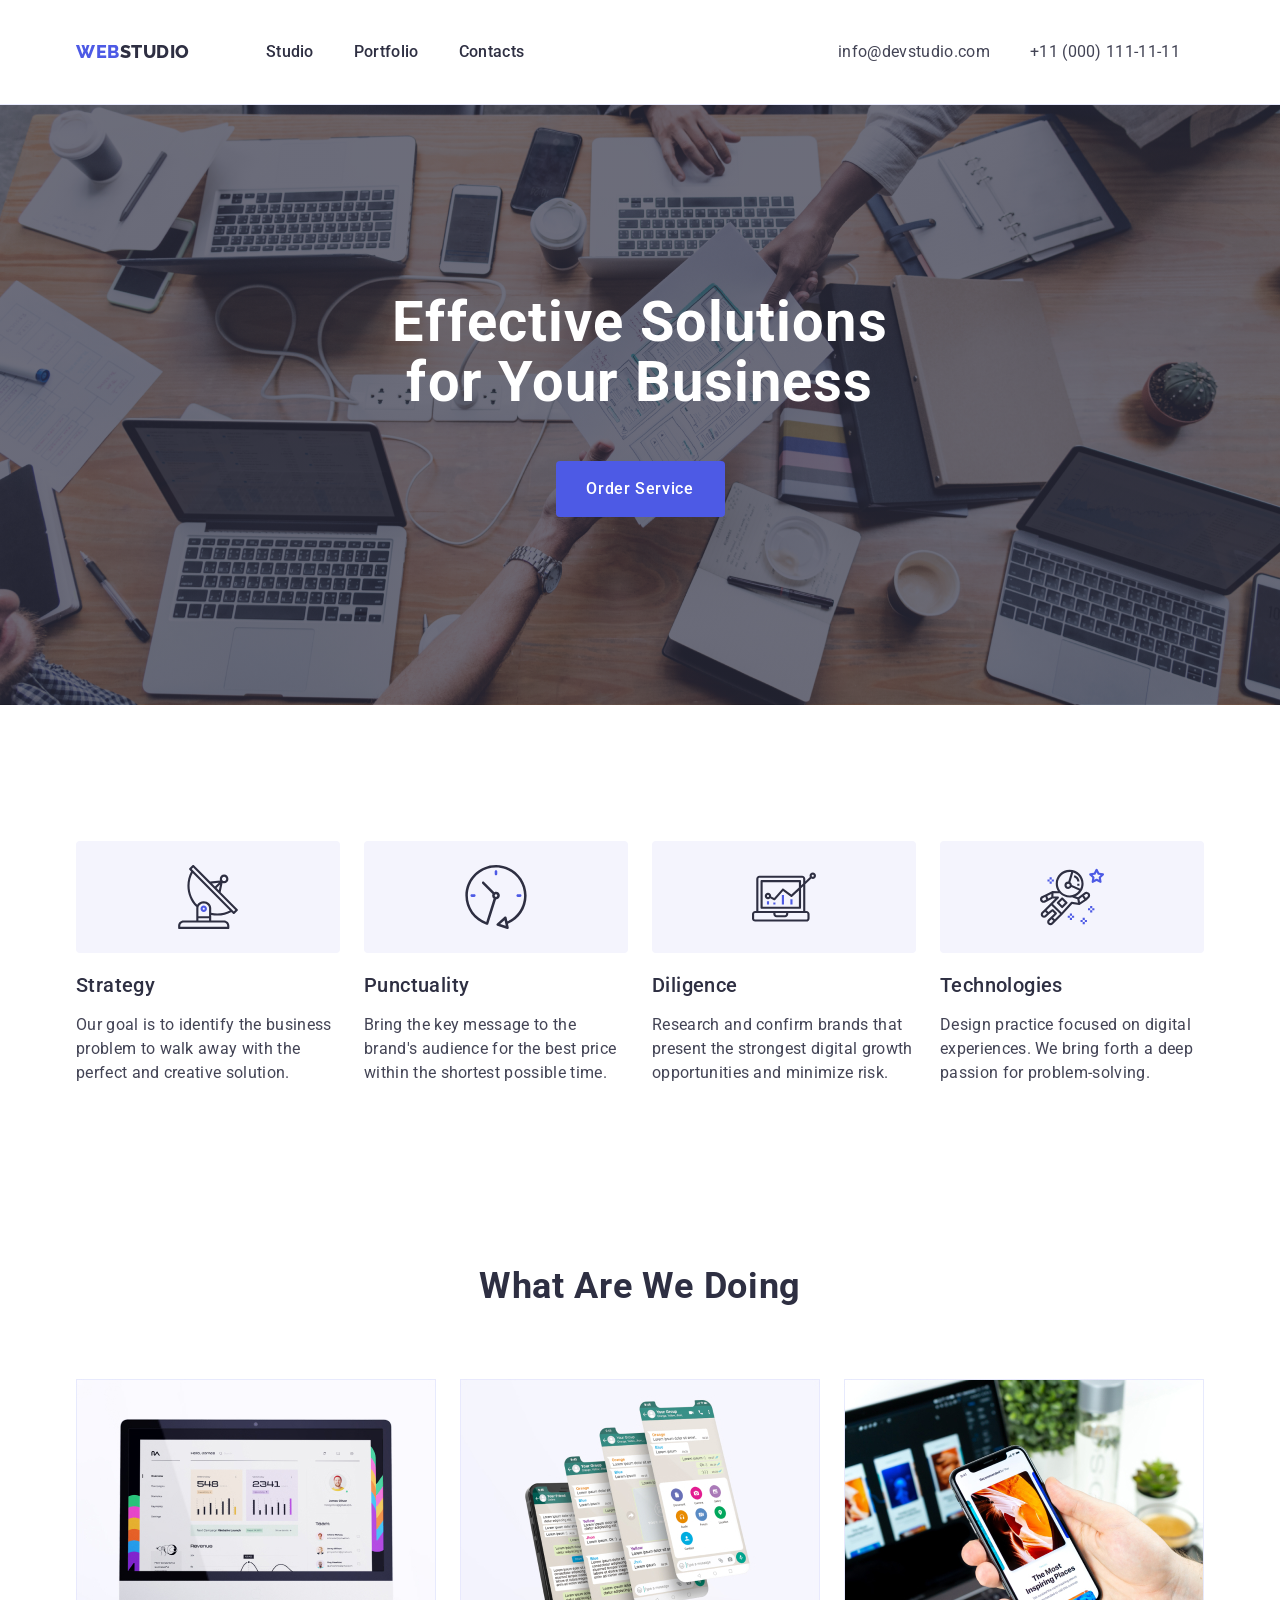
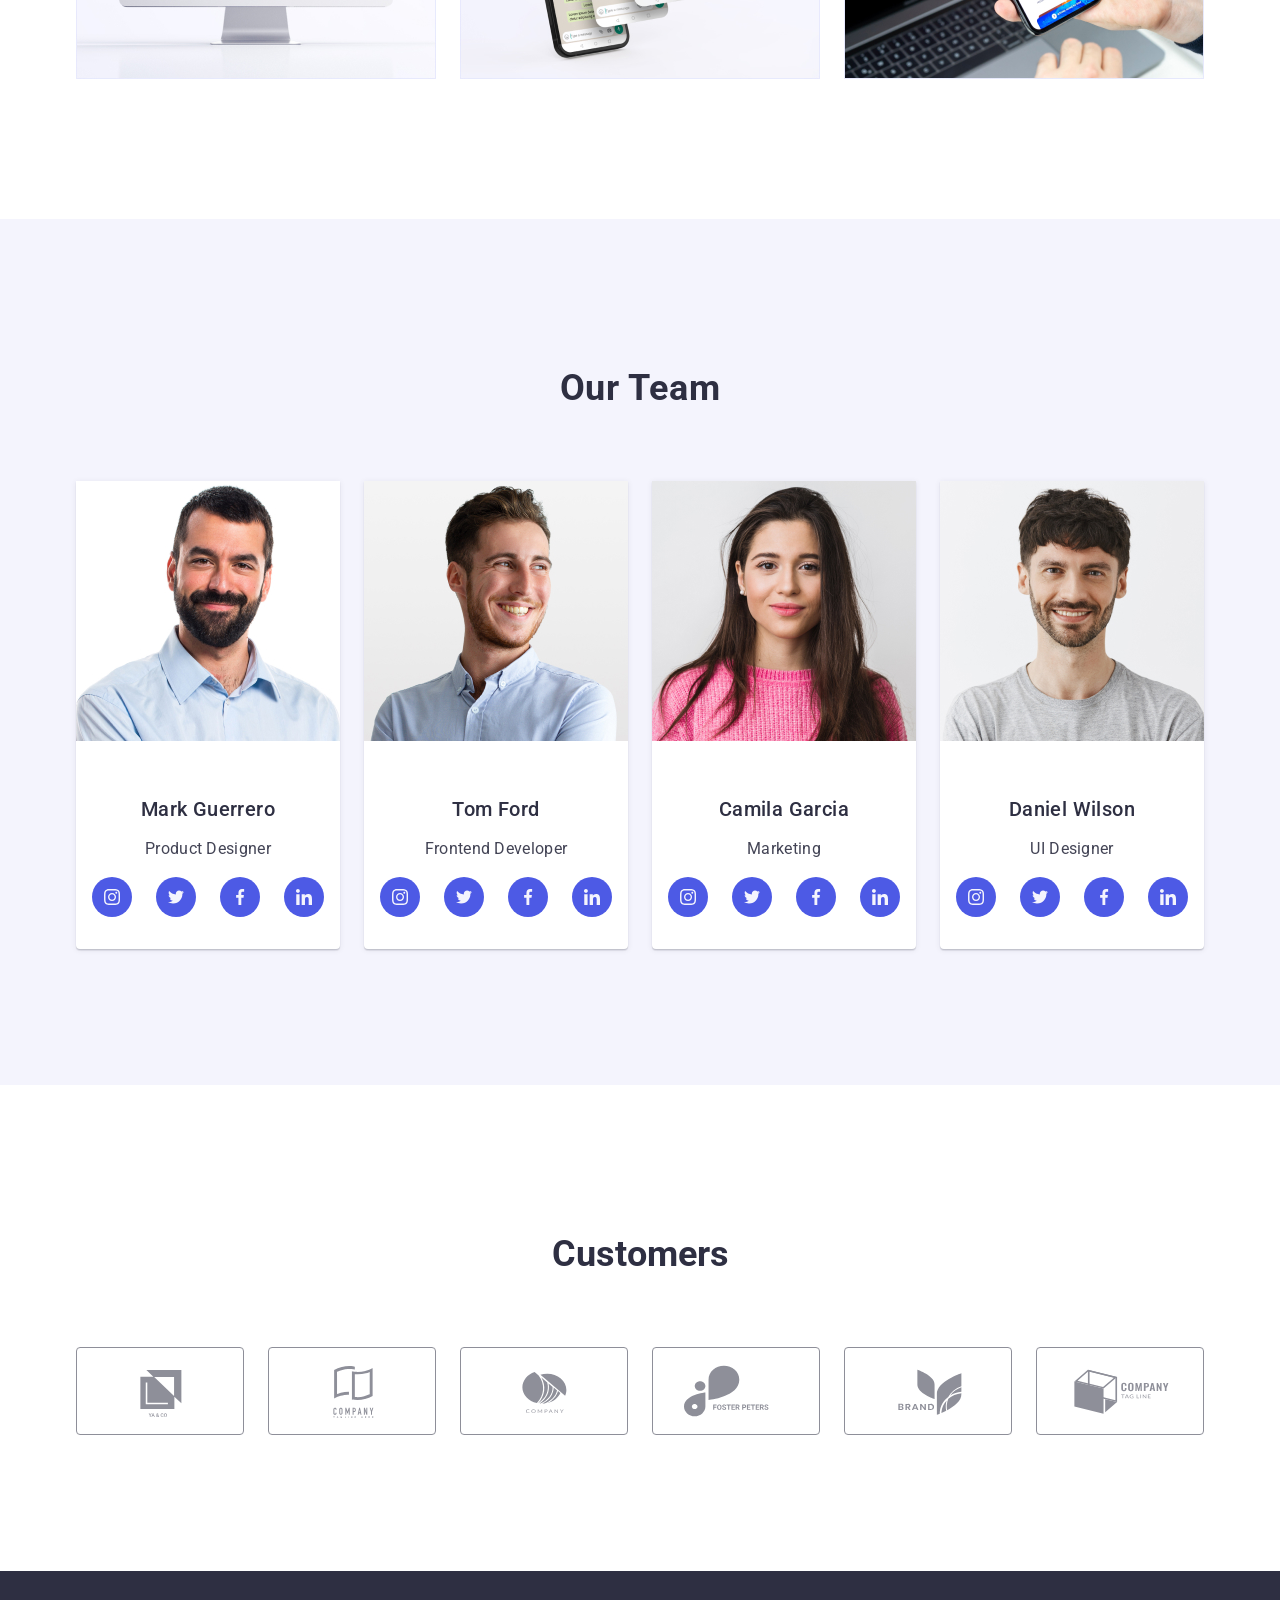
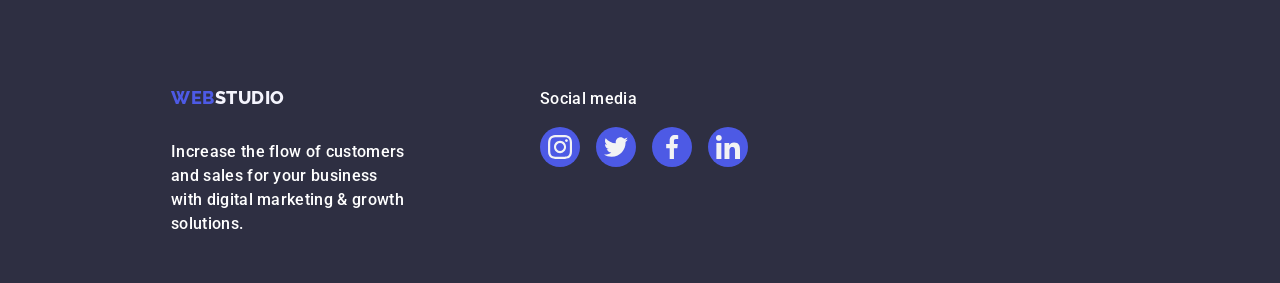
<file: index.html>
<!DOCTYPE html>
<html lang="en">
  <head>
    <meta charset="UTF-8" />
    <meta name="viewport" content="width=device-width, initial-scale=1.0" />
    <link
      rel="stylesheet"
      href="https://cdnjs.cloudflare.com/ajax/libs/modern-normalize/2.0.0/modern-normalize.min.css"
      integrity="sha512-4xo8blKMVCiXpTaLzQSLSw3KFOVPWhm/TRtuPVc4WG6kUgjH6J03IBuG7JZPkcWMxJ5huwaBpOpnwYElP/m6wg=="
      crossorigin="anonymous"
      referrerpolicy="no-referrer"
    />
    <link rel="preconnect" href="https://fonts.googleapis.com" />
    <link rel="preconnect" href="https://fonts.gstatic.com" crossorigin />
    <link
      href="https://fonts.googleapis.com/css2?family=Raleway:wght@700&family=Roboto:wght@400;500;700;900&display=swap"
      rel="stylesheet"
    />
    <link rel="stylesheet" href="./css/styles.css" />
    <title>Studio</title>
  </head>
  <body>
    <!-- Header -->
    <header class="main-header">
      <div class="div-class container">
        <nav class="nav-nav">
          <a href="./index.html" class="logo link"
            >Web<span class="logo-span">Studio</span></a
          >
          <ul class="nav-bar list">
            <li><a href="./index.html" class="tab-bar link">Studio</a></li>
            <li>
              <a href="./portfolio.html" class="tab-bar link">Portfolio</a>
            </li>
            <li><a href="" class="tab-bar link">Contacts</a></li>
          </ul>
        </nav>
        <address class="address-bar">
          <ul class="list list-class">
            <li>
              <a href="mailto:info@devstudio.com" class="address-elm link"
                >info@devstudio.com</a
              >
            </li>
            <li>
              <a href="tel:+110001111111" class="address-elm link">
                +11 (000) 111-11-11</a
              >
            </li>
          </ul>
        </address>
      </div>
    </header>
    <main>
      <!--Section 1-->
      <section class="hero-section styling">
        <div class="container">
          <h1 class="hero-title">Effective Solutions for Your Business</h1>
          <button type="button" class="hero-button">Order Service</button>
        </div>
      </section>
      <!--Section 2-->
      <section class="how-to-do-it">
        <div class="container">
          <h2 class="visually-hidden">How we do it</h2>
          <ul class="list best-list">
            <li class="best-list-elm">
              <div class="icons">
                <svg width="64" height="64">
                  <use href="./images/icons.svg#antennalogo"></use>
                </svg>
              </div>
              <h3 class="joker joker-plus">Strategy</h3>
              <p class="the-joker">
                Our goal is to identify the business problem to walk away with
                the perfect and creative solution.
              </p>
            </li>
            <li class="best-list-elm">
              <div class="icons">
                <svg width="64" height="64">
                  <use href="./images/icons.svg#clocklogo"></use>
                </svg>
              </div>
              <h3 class="joker joker-plus">Punctuality</h3>
              <p class="the-joker">
                Bring the key message to the brand's audience for the best price
                within the shortest possible time.
              </p>
            </li>
            <li class="best-list-elm">
              <div class="icons">
                <svg width="64" height="64">
                  <use href="./images/icons.svg#diagramlogo"></use>
                </svg>
              </div>
              <h3 class="joker joker-plus">Diligence</h3>
              <p class="the-joker">
                Research and confirm brands that present the strongest digital
                growth opportunities and minimize risk.
              </p>
            </li>
            <li class="best-list-elm">
              <div class="icons">
                <svg width="64" height="64">
                  <use href="./images/icons.svg#astronautlogo"></use>
                </svg>
              </div>
              <h3 class="joker joker-plus">Technologies</h3>
              <p class="the-joker">
                Design practice focused on digital experiences. We bring forth a
                deep passion for problem-solving.
              </p>
            </li>
          </ul>
        </div>
      </section>
      <!--Section 3-->
      <section class="what-we-do">
        <div class="container">
          <h2 class="team-and-job">What are we doing</h2>
          <ul class="list what-we-do-list">
            <li class="examples">
              <img src="./images/img1.jpg" alt="photo monitor" width="360" />
            </li>
            <li class="examples">
              <img src="./images/img2.jpg" alt="phone screens" width="360" />
            </li>
            <li class="examples">
              <img src="./images/img3.jpg" alt="photo laptop" width="360" />
            </li>
          </ul>
        </div>
      </section>
      <!--Section 4-->
      <section class="our-team">
        <div class="container">
          <h2 class="team-and-job">Our Team</h2>
          <ul class="list our-team-list">
            <li class="employee-list">
              <img src="./images/photo1.jpg" alt="employee photo" width="264" />
              <div class="about-employee">
                <h3 class="joker">Mark Guerrero</h3>
                <p class="the-joker plus">Product Designer</p>
                <ul class="media-employee">
                  <li class="list-team-svg">
                    <a class="link-media" href="">
                      <svg class="svg-media" width="16" height="16">
                        <use href="./images/icons.svg#logoinstagram"></use>
                      </svg>
                    </a>
                  </li>
                  <li class="list-team-svg">
                    <a class="link-media" href="">
                      <svg class="svg-media" width="16" height="16">
                        <use href="./images/icons.svg#logotwitter"></use>
                      </svg>
                    </a>
                  </li>
                  <li class="list-team-svg">
                    <a class="link-media" href="">
                      <svg class="svg-media" width="16" height="16">
                        <use href="./images/icons.svg#logofacebook"></use>
                      </svg>
                    </a>
                  </li>
                  <li class="list-team-svg">
                    <a class="link-media" href="">
                      <svg class="svg-media" width="16" height="16">
                        <use href="./images/icons.svg#logolinkedin"></use>
                      </svg>
                    </a>
                  </li>
                </ul>
              </div>
            </li>
            <li class="employee-list">
              <img src="./images/photo2.jpg" alt="employee photo" width="264" />
              <div class="about-employee">
                <h3 class="joker">Tom Ford</h3>
                <p class="the-joker plus">Frontend Developer</p>
                <ul class="media-employee">
                  <li class="list-team-svg">
                    <a class="link-media" href="">
                      <svg class="svg-media" width="16" height="16">
                        <use href="./images/icons.svg#logoinstagram"></use>
                      </svg>
                    </a>
                  </li>
                  <li class="list-team-svg">
                    <a class="link-media" href="">
                      <svg class="svg-media" width="16" height="16">
                        <use href="./images/icons.svg#logotwitter"></use>
                      </svg>
                    </a>
                  </li>
                  <li class="list-team-svg">
                    <a class="link-media" href="">
                      <svg class="svg-media" width="16" height="16">
                        <use href="./images/icons.svg#logofacebook"></use>
                      </svg>
                    </a>
                  </li>
                  <li class="list-team-svg">
                    <a class="link-media" href="">
                      <svg class="svg-media" width="16" height="16">
                        <use href="./images/icons.svg#logolinkedin"></use>
                      </svg>
                    </a>
                  </li>
                </ul>
              </div>
            </li>
            <li class="employee-list">
              <img src="./images/photo3.jpg" alt="employee photo" width="264" />
              <div class="about-employee">
                <h3 class="joker">Camila Garcia</h3>
                <p class="the-joker plus">Marketing</p>
                <ul class="media-employee">
                  <li class="list-team-svg">
                    <a class="link-media" href="">
                      <svg class="svg-media" width="16" height="16">
                        <use href="./images/icons.svg#logoinstagram"></use>
                      </svg>
                    </a>
                  </li>
                  <li class="list-team-svg">
                    <a class="link-media" href="">
                      <svg class="svg-media" width="16" height="16">
                        <use href="./images/icons.svg#logotwitter"></use>
                      </svg>
                    </a>
                  </li>
                  <li class="list-team-svg">
                    <a class="link-media" href="">
                      <svg class="svg-media" width="16" height="16">
                        <use href="./images/icons.svg#logofacebook"></use>
                      </svg>
                    </a>
                  </li>
                  <li class="list-team-svg">
                    <a class="link-media" href="">
                      <svg class="svg-media" width="16" height="16">
                        <use href="./images/icons.svg#logolinkedin"></use>
                      </svg>
                    </a>
                  </li>
                </ul>
              </div>
            </li>
            <li class="employee-list">
              <img src="./images/photo4.jpg" alt="employee photo" width="264" />
              <div class="about-employee">
                <h3 class="joker">Daniel Wilson</h3>
                <p class="the-joker plus">UI Designer</p>
                <ul class="media-employee">
                  <li class="list-team-svg">
                    <a class="link-media" href="">
                      <svg class="svg-media" width="16" height="16">
                        <use href="./images/icons.svg#logoinstagram"></use>
                      </svg>
                    </a>
                  </li>
                  <li class="list-team-svg">
                    <a class="link-media" href="">
                      <svg class="svg-media" width="16" height="16">
                        <use href="./images/icons.svg#logotwitter"></use>
                      </svg>
                    </a>
                  </li>
                  <li class="list-team-svg">
                    <a class="link-media" href="">
                      <svg class="svg-media" width="16" height="16">
                        <use href="./images/icons.svg#logofacebook"></use>
                      </svg>
                    </a>
                  </li>
                  <li class="list-team-svg">
                    <a class="link-media" href="">
                      <svg class="svg-media" width="16" height="16">
                        <use href="./images/icons.svg#logolinkedin"></use>
                      </svg>
                    </a>
                  </li>
                </ul>
              </div>
            </li>
          </ul>
        </div>
      </section>
      <!-- Section 5 -->
      <section class="customers">
        <div class="container">
          <h2 class="customers-title">Customers</h2>
          <ul class="list-of-media-channels">
            <li class="list-of-six">
              <a class="the-six-elm" href="">
                <svg class="svg-of-the-six" width="104" height="56">
                  <use href="./images/icons.svg#logocompany1"></use>
                </svg>
              </a>
            </li>
            <li class="list-of-six">
              <a class="the-six-elm" href="">
                <svg class="svg-of-the-six" width="104" height="56">
                  <use href="./images/icons.svg#logocompany2"></use>
                </svg>
              </a>
            </li>
            <li class="list-of-six">
              <a class="the-six-elm" href="">
                <svg class="svg-of-the-six" width="104" height="56">
                  <use href="./images/icons.svg#logocompany3"></use>
                </svg>
              </a>
            </li>
            <li class="list-of-six">
              <a class="the-six-elm" href="">
                <svg class="svg-of-the-six" width="104" height="56">
                  <use href="./images/icons.svg#grouplogo"></use>
                </svg>
              </a>
            </li>
            <li class="list-of-six">
              <a class="the-six-elm" href="">
                <svg class="svg-of-the-six" width="104" height="56">
                  <use href="./images/icons.svg#logocompany5"></use>
                </svg>
              </a>
            </li>
            <li class="list-of-six">
              <a class="the-six-elm" href="">
                <svg class="svg-of-the-six" width="104" height="56">
                  <use href="./images/icons.svg#logocompany6"></use>
                </svg>
              </a>
            </li>
          </ul>
        </div>
      </section>
    </main>
    <!-- Foot6er -->
    <footer class="big-toe">
      <div class="footer-div">
        <div class="container second-footer-class">
          <a href="./index.html" class="logo link loggos-f"
            >Web<span class="span-logo">Studio</span></a
          >
          <p class="p-footer">
            Increase the flow of customers and sales for your business with
            digital marketing & growth solutions.
          </p>
        </div>
        <div>
          <p class="second-p-footer">Social media</p>
          <ul class="list-of-media-footer">
            <li class="list-of-four">
              <a class="the-four-elm" href="">
                <svg class="svg-of-the-four" width="24" height="24">
                  <use href="./images/icons.svg#logoinstagram"></use>
                </svg>
              </a>
            </li>
            <li class="list-of-four">
              <a class="the-four-elm" href="">
                <svg class="svg-of-the-four" width="24" height="24">
                  <use href="./images/icons.svg#logotwitter"></use>
                </svg>
              </a>
            </li>
            <li class="list-of-four">
              <a class="the-four-elm" href="">
                <svg class="svg-of-the-four" width="24" height="24">
                  <use href="./images/icons.svg#logofacebook"></use>
                </svg>
              </a>
            </li>
            <li class="list-of-four">
              <a class="the-four-elm" href="">
                <svg class="svg-of-the-four" width="24" height="24">
                  <use href="./images/icons.svg#logolinkedin"></use>
                </svg>
              </a>
            </li>
          </ul>
        </div>
      </div>
    </footer>
  </body>
</html>
</file>
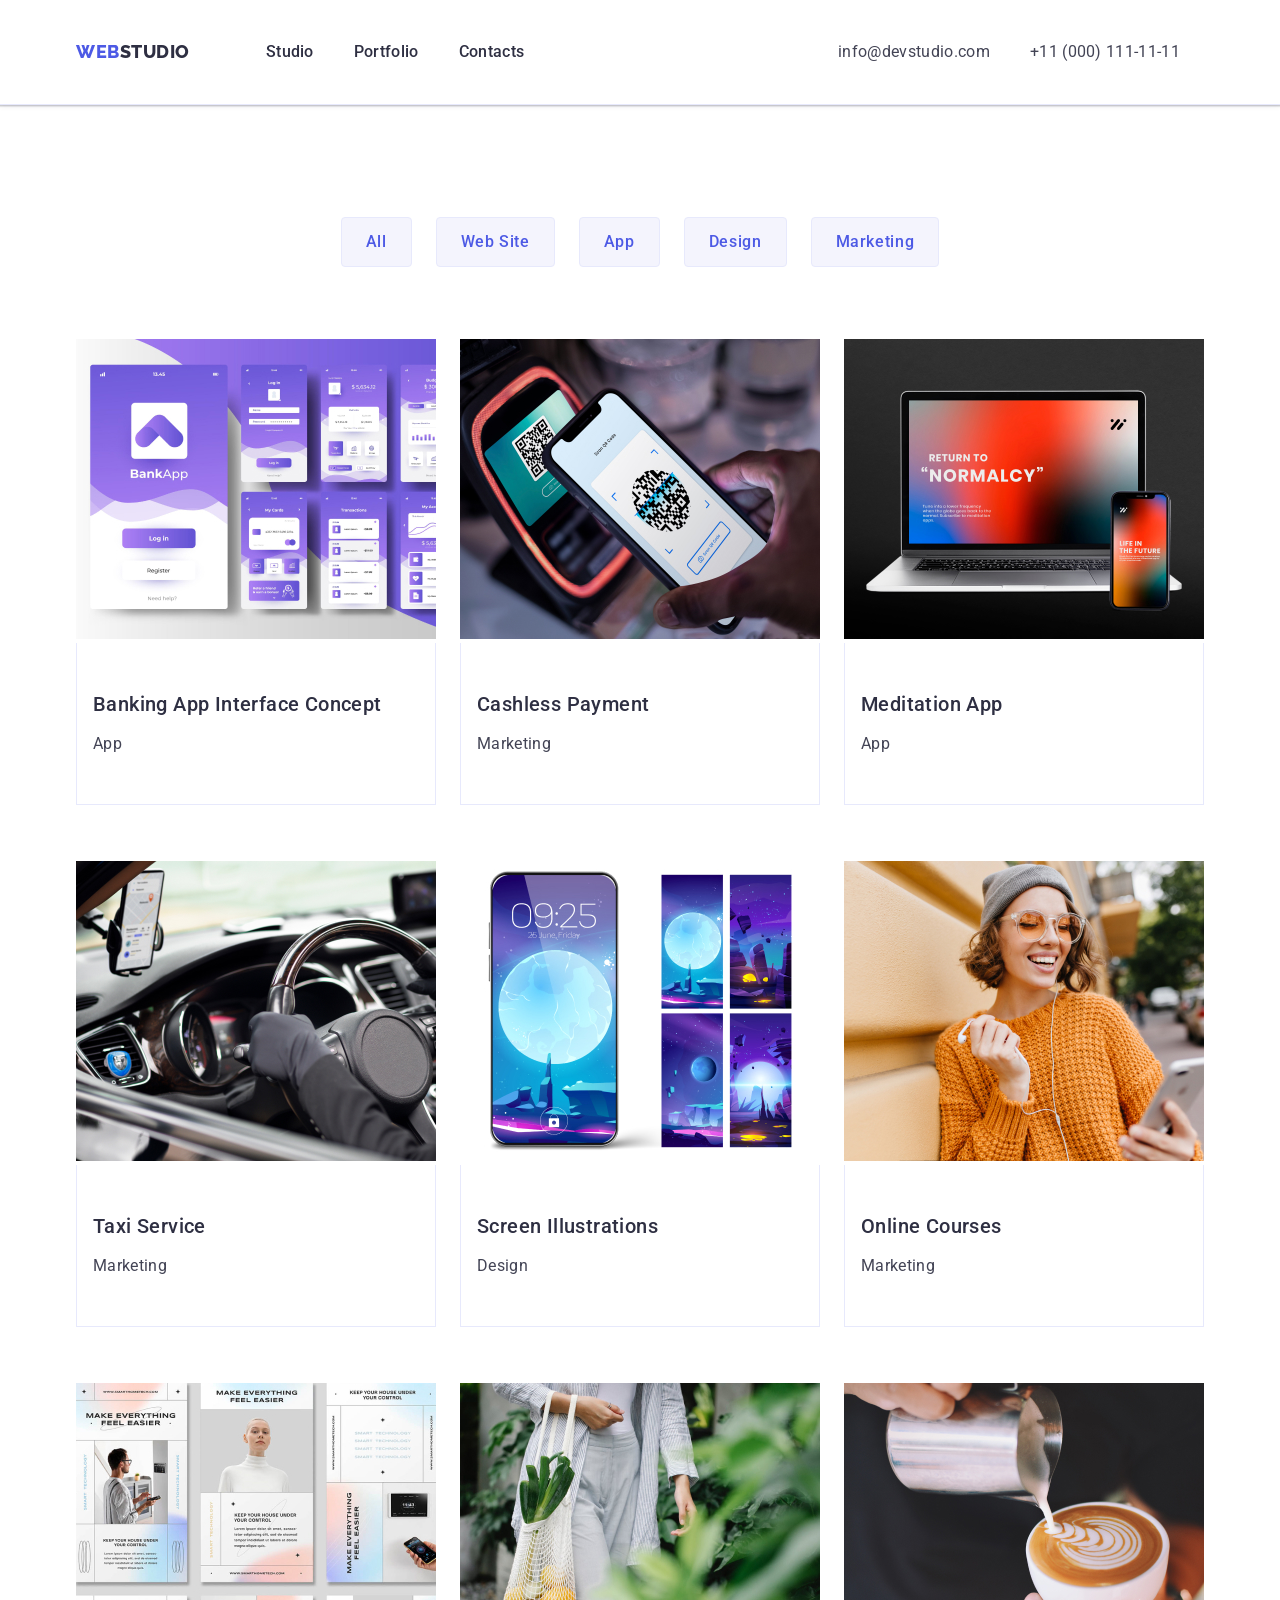
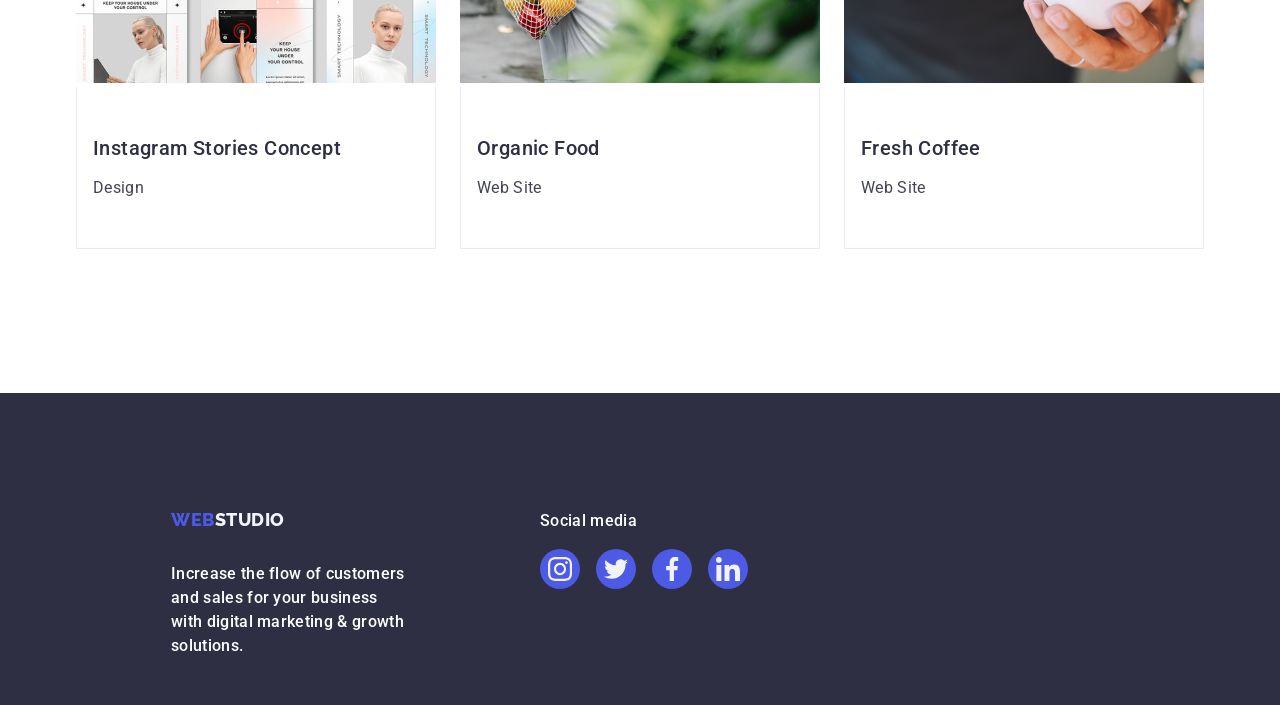
<file: portfolio.html>
<!DOCTYPE html>
<html lang="en">
  <head>
    <meta charset="UTF-8" />
    <meta name="viewport" content="width=device-width, initial-scale=1.0" />
    <link rel="preconnect" href="https://fonts.googleapis.com" />
    <link rel="preconnect" href="https://fonts.gstatic.com" crossorigin />
    <link
      href="https://fonts.googleapis.com/css2?family=Raleway:wght@700&family=Roboto:wght@400;500;700;900&display=swap"
      rel="stylesheet"
    />
    <link
      rel="stylesheet"
      href="https://cdnjs.cloudflare.com/ajax/libs/modern-normalize/2.0.0/modern-normalize.min.css"
    />
    <link rel="stylesheet" href="./css/styles.css" />
    <title>Portfolio</title>
  </head>
  <body>
    <!-- Header -->
    <header class="main-header">
      <div class="div-class container">
        <nav class="nav-nav">
          <a href="./index.html" class="logo link"
            >Web<span class="logo-span">Studio</span></a
          >
          <ul class="nav-bar list">
            <li><a href="./index.html" class="tab-bar link">Studio</a></li>
            <li>
              <a href="./portfolio.html" class="tab-bar link">Portfolio</a>
            </li>
            <li><a href="" class="tab-bar link">Contacts</a></li>
          </ul>
        </nav>
        <address class="address-bar">
          <ul class="list list-class">
            <li>
              <a href="mailto:info@devstudio.com" class="address-elm link"
                >info@devstudio.com</a
              >
            </li>
            <li>
              <a href="tel:+110001111111" class="address-elm link">
                +11 (000) 111-11-11</a
              >
            </li>
          </ul>
        </address>
      </div>
    </header>
    <main>
      <section class="porto-section">
        <!--section-buttons-->
        <div class="container">
          <h1 class="visually-hidden">Everithing you need</h1>
          <ul class="list porto-list">
            <li><button type="button" class="push-me">All</button></li>
            <li><button type="button" class="push-me">Web Site</button></li>
            <li><button type="button" class="push-me">App</button></li>
            <li><button type="button" class="push-me">Design</button></li>
            <li><button type="button" class="push-me">Marketing</button></li>
          </ul>
          <!--section-photoes-->
          <ul class="list big-list">
            <li class="big-li">
              <a href="" class="link"
                ><img
                  src="./images/img11.jpg"
                  alt="banking app interface concept"
                  width="360"
                />
                <div class="about-link">
                  <h2 class="photo-line">Banking App Interface Concept</h2>
                  <p class="p-line">App</p>
                </div></a
              >
            </li>
            <li class="big-li">
              <a href="" class="link"
                ><img
                  src="./images/img21.jpg"
                  alt="cashless payment"
                  width="360"
                />
                <div class="about-link">
                  <h2 class="photo-line">Cashless Payment</h2>
                  <p class="p-line">Marketing</p>
                </div></a
              >
            </li>
            <li class="big-li">
              <a href="" class="link"
                ><img
                  src="./images/img31.jpg"
                  alt="photo laptop and phone"
                  width="360"
                />
                <div class="about-link">
                  <h2 class="photo-line">Meditation App</h2>
                  <p class="p-line">App</p>
                </div></a
              >
            </li>
            <li class="big-li">
              <a href="" class="link"
                ><img
                  src="./images/img41.jpg"
                  alt="photo-dashboard"
                  width="360"
                />
                <div class="about-link">
                  <h2 class="photo-line">Taxi Service</h2>
                  <p class="p-line">Marketing</p>
                </div></a
              >
            </li>
            <li class="big-li">
              <a href="" class="link"
                ><img
                  src="./images/img51.jpg"
                  alt="screen of a phone"
                  width="360"
                />
                <div class="about-link">
                  <h2 class="photo-line">Screen Illustrations</h2>
                  <p class="p-line">Design</p>
                </div></a
              >
            </li>
            <li class="big-li">
              <a href="" class="link"
                ><img
                  src="./images/img61.jpg"
                  alt="photo young woman"
                  width="360"
                />
                <div class="about-link">
                  <h2 class="photo-line">Online Courses</h2>
                  <p class="p-line">Marketing</p>
                </div></a
              >
            </li>
            <li class="big-li">
              <a href="" class="link"
                ><img
                  src="./images/img71.jpg"
                  alt="Instagram Stories"
                  width="360"
                />
                <div class="about-link">
                  <h2 class="photo-line">Instagram Stories Concept</h2>
                  <p class="p-line">Design</p>
                </div></a
              >
            </li>
            <li class="big-li">
              <a href="" class="link"
                ><img
                  src="./images/img81.jpg"
                  alt="photo vegetabels"
                  width="360"
                />
                <div class="about-link">
                  <h2 class="photo-line">Organic Food</h2>
                  <p class="p-line">Web Site</p>
                </div></a
              >
            </li>
            <li class="big-li">
              <a href="" class="link"
                ><img
                  src="./images/img91.jpg"
                  alt="cup of coffee"
                  width="360"
                />
                <div class="about-link">
                  <h2 class="photo-line">Fresh Coffee</h2>
                  <p class="p-line">Web Site</p>
                </div></a
              >
            </li>
          </ul>
        </div>
      </section>
    </main>
    <!-- Footer -->
    <footer class="big-toe">
      <div class="footer-div">
        <div class="container second-footer-class">
          <a href="./index.html" class="logo link loggos-f"
            >Web<span class="span-logo">Studio</span></a
          >
          <p class="p-footer">
            Increase the flow of customers and sales for your business with
            digital marketing & growth solutions.
          </p>
        </div>
        <div>
          <p class="second-p-footer">Social media</p>
          <ul class="list-of-media-footer">
            <li class="list-of-four">
              <a class="the-four-elm" href="">
                <svg class="svg-of-the-four" width="24" height="24">
                  <use href="./images/icons.svg#logoinstagram"></use>
                </svg>
              </a>
            </li>
            <li class="list-of-four">
              <a class="the-four-elm" href="">
                <svg class="svg-of-the-four" width="24" height="24">
                  <use href="./images/icons.svg#logotwitter"></use>
                </svg>
              </a>
            </li>
            <li class="list-of-four">
              <a class="the-four-elm" href="">
                <svg class="svg-of-the-four" width="24" height="24">
                  <use href="./images/icons.svg#logofacebook"></use>
                </svg>
              </a>
            </li>
            <li class="list-of-four">
              <a class="the-four-elm" href="">
                <svg class="svg-of-the-four" width="24" height="24">
                  <use href="./images/icons.svg#logolinkedin"></use>
                </svg>
              </a>
            </li>
          </ul>
        </div>
      </div>
    </footer>
  </body>
</html>
</file>
<file: css/styles.css>
:root {
  --white-color: #ffffff;
  --navy-color: #2e2f42;
  --iris-color: #4d5ae5;
  --ocean-color: #404bbf;
  --cloud-color: #f4f4fd;
  --slate-color: #434455;
}
/*Global Styles*/
body {
  color: var(--slate-color);
  font-family: "Roboto", sans-serif;
}
/*Header classes*/
.main-header {
  border-bottom: 1px solid #e7e9fc;
  box-shadow: 0px 2px 1px rgba(46, 47, 66, 0.08),
    0px 1px 1px rgba(46, 47, 66, 0.16), 0px 1px 6px rgba(46, 47, 66, 0.08);
}
.div-class {
  display: flex;
  justify-content: space-between;
}
.container {
  width: 1158px;
  margin: 0 auto;
  padding: 0 15px;
}
.nav-nav {
  display: flex;
  align-items: center;
}
.logo {
  color: var(--iris-color);
  font-family: "Raleway", sans-serif;
  font-size: 18px;
  font-style: normal;
  font-weight: 800;
  line-height: 1.17;
  letter-spacing: 0.03em;
  text-transform: uppercase;
  margin-right: 76px;
}
.link {
  text-decoration: none;
}
.logo-span {
  color: var(--navy-color);
}
.nav-bar {
  list-style: none;
  display: flex;
  gap: 40px;
}
.list {
  list-style-type: none;
  padding: 0;
}
.tab-bar {
  color: var(--NAVY-BLUE, #2e2f42);
  font-size: 16px;
  font-weight: 500;
  line-height: 1.5;
  letter-spacing: 0.02em;
  padding: 24px 0;
}
.tab-bar:hover,
.tab-bar:focus {
  color: var(--ocean-color);
}
.address-bar {
  font-style: normal;
  list-style-type: none;
  display: flex;
  align-items: center;
  gap: 40;
}
.list-class {
  display: flex;
  gap: 40px;
  padding: 24px;
}
.address-elm {
  color: var(--slate-color);
  font-weight: 400;
  font-size: 16px;
  line-height: 1.5;
  letter-spacing: 0.02em;
  text-decoration: none;
}
.address-elm:hover,
.address-elm:focus {
  color: var(--ocean-color);
}
/*Section 1*/
.hero-section {
  padding: 188px 0;
  margin: auto;
}
.styling {
  background-image: linear-gradient(
      rgba(46, 47, 66, 0.7),
      rgba(46, 47, 66, 0.7)
    ),
    url(../images/people-office.jpg);
  max-width: 1440px;
  background-repeat: no-repeat;
  background-position: center;
  background-size: cover;
}
.hero-title {
  color: var(--white-color);
  margin: 0 auto;
  font-size: 56px;
  line-height: 1.07;
  text-align: center;
  letter-spacing: 0.02em;
  max-width: 496px;
}
.hero-button {
  margin: 0 auto;
  background-color: var(--IRIS, #4d5ae5);
  font-family: "Roboto", sans-serif;
  font-weight: 500;
  font-size: 16px;
  line-height: 1.5;
  letter-spacing: 0.04em;
  color: var(--WHITE, #fff);
  display: block;
  min-width: 169px;
  height: 56px;
  border: none;
  border-radius: 4px;
  cursor: pointer;
  margin-top: 48px;
}
.hero-button:hover,
.hero-button:focus {
  color: var(--ocean-color);
}
/* Section 2 */
.how-to-do-it {
  padding: 120px 0;
}
.visually-hidden {
  position: absolute;
  width: 1px;
  height: 1px;
  margin: -1px;
  border: 0;
  padding: 0;
  white-space: nowrap;
  clip-path: inset(100%);
  clip: rect(0 0 0 0);
  overflow: hidden;
}
.best-list {
  display: flex;
  gap: 24px;
  padding: 0;
}
.best-list-elm {
  width: 100%;
  min-width: 264px;
}
.icons {
  display: flex;
  align-items: center;
  justify-content: center;
  height: 112px;
  background-color: var(--cloud-color);
  border-radius: 4px;
  margin-bottom: 8px;
}
.joker {
  color: var(--navy-color);
  font-weight: 500;
  font-size: 20px;
  line-height: 1.2;
  letter-spacing: 0.02em;
  margin-bottom: 8px;
  text-align: center;
}
.joker-plus {
  width: calc((100% - 72px) / 4);
}
.the-joker {
  font-size: 16px;
  line-height: 1.5;
  letter-spacing: 0.02em;
}
/* Sectia 3 */
.what-we-do {
  padding-bottom: 120px;
}
.what-we-do-list {
  display: flex;
  gap: 24px;
  padding: 0;
}
.team-and-job {
  color: var(--navy-color);
  font-size: 36px;
  line-height: 1.11;
  text-align: center;
  letter-spacing: 0.02em;
  text-transform: capitalize;
  margin-bottom: 72px;
}
.examples {
  flex-basis: calc((100% - 48px) / 3);
}
/* Section 4 */
.our-team {
  background-color: var(--cloud-color);
  padding: 120px 0;
}
.our-team-list {
  display: flex;
  gap: 24px;
  padding: 0;
}
.employee-list {
  flex-basis: calc((100% - 3 * 24px) / 4);
  border-radius: 0px 0px 4px 4px;
  background: var(--WHITE, #fff);
  box-shadow: 0px 2px 1px 0px rgba(46, 47, 66, 0.08),
    0px 1px 1px 0px rgba(46, 47, 66, 0.16),
    0px 1px 6px 0px rgba(46, 47, 66, 0.08);
}
.about-employee {
  padding: 32px 0;
}
.plus {
  text-align: center;
}
.media-employee {
  display: flex;
  gap: 24px;
  list-style: none;
  justify-content: center;
  padding-left: 0;
}
.list-team-svg {
  width: 40px;
  height: 40px;
}
.link-media {
  width: 100%;
  height: 100%;
  background-color: var(--iris-color);
  border-radius: 50%;
  display: flex;
  align-items: center;
  justify-content: center;
}
.link-media:hover,
.link-media:focus {
  background-color: #404bbf;
}
.svg-media {
  fill: #f4f4fd;
}
/* Section 5 */
.customers {
  padding: 120px 0;
}
.customers-title {
  font-family: "Roboto", sans-serif;
  font-size: 36px;
  line-height: 1.11;
  color: #2e2f42;
  margin-bottom: 72px;
  text-align: center;
}
.list-of-media-channels {
  display: flex;
  gap: 24px;
  list-style: none;
  height: 88px;
  padding-left: 0;
}
.list-of-six {
  width: calc((100% - 120px) / 6);
}
.the-six-elm {
  width: 100%;
  height: 100%;
  border: 1px solid #8e8f99;
  border-radius: 4px;
  display: flex;
  align-items: center;
  justify-content: center;
  color: #8e8f99;
}
.the-six-elm:hover,
.the-six-elm:focus {
  border-color: #404bbf;
  color: #404bbf;
}
.svg-of-the-six {
  fill: currentColor;
}
/* Footer */
.big-toe {
  background-color: var(--navy-color);
  margin: 0 auto;
  padding: 100px 0;
  display: flex;
  max-width: 1440px;
}
.footer-div {
  align-items: baseline;
  display: flex;
  max-width: 1440px;
  padding-left: 156px;
  margin-left: 0;
}
.second-footer-class {
  margin-right: 120px;
  width: 264px;
  height: 72px;
}
.loggos-f {
  display: inline-block;
  margin-bottom: 16px;
}
.span-logo {
  color: var(--cloud-color);
}
.p-footer {
  max-width: 264px;
}
.second-p-footer,
.p-footer {
  font-weight: 500;
  font-size: 16px;
  line-height: 1.5;
  letter-spacing: 0.02em;
  color: #ffffffff;
  margin-bottom: 16px;
}
.list-of-media-footer {
  display: flex;
  gap: 16px;
  list-style: none;
  padding-left: 0;
}
.list-of-four {
  width: 40px;
  height: 40px;
}
.the-four-elm {
  width: 100%;
  height: 100%;
  background-color: #4d5ae5;
  border-radius: 50%;
  display: flex;
  align-items: center;
  justify-content: center;
  transition: background-color 250ms cubic-bezier(0.4, 0, 0.2, 1);
}
.the-four-elm:hover,
.the-four-elm:focus {
  background-color: #31d0aa;
}
.svg-of-the-four {
  fill: #f4f4f4fd;
}
/* Portfolio */
.porto-section {
  padding: 96px 0 120px 0;
}
.porto-list {
  display: flex;
  padding: 0;
  justify-content: center;
  gap: 24px;
  margin-bottom: 72px;
}
.push-me {
  font-family: "Roboto", sans-serif;
  color: var(--iris-color);
  font-weight: 500;
  font-size: 16px;
  line-height: 1.5;
  letter-spacing: 0.04em;
  background-color: var(--cloud-color);
  cursor: pointer;
  border: 1px solid #e7e9fc;
  padding: 12px 24px;
  border-radius: 4px;
}
.push-me:hover,
.push-me:focus {
  background-color: var(--ocean-color);
  color: var(--white-color);
}
.big-list {
  display: flex;
  padding: 0;
  flex-wrap: wrap;
  column-gap: 24px;
  row-gap: 48px;
}
.big-li {
  width: calc((100% - 48px) / 3);
}
.about-link {
  padding: 32px 16px;
  border: 1px solid #e7e9fc;
  border-top: 0;
  margin-bottom: 8px;
}
.photo-line {
  font-weight: 500;
  font-size: 20px;
  line-height: 1.2;
  letter-spacing: 0.02em;
  color: var(--navy-color);
  margin-bottom: 8px;
}
.p-line {
  font-size: 16px;
  line-height: 1.5;
  letter-spacing: 0.02em;
  color: var(--slate-color);
}
</file>
